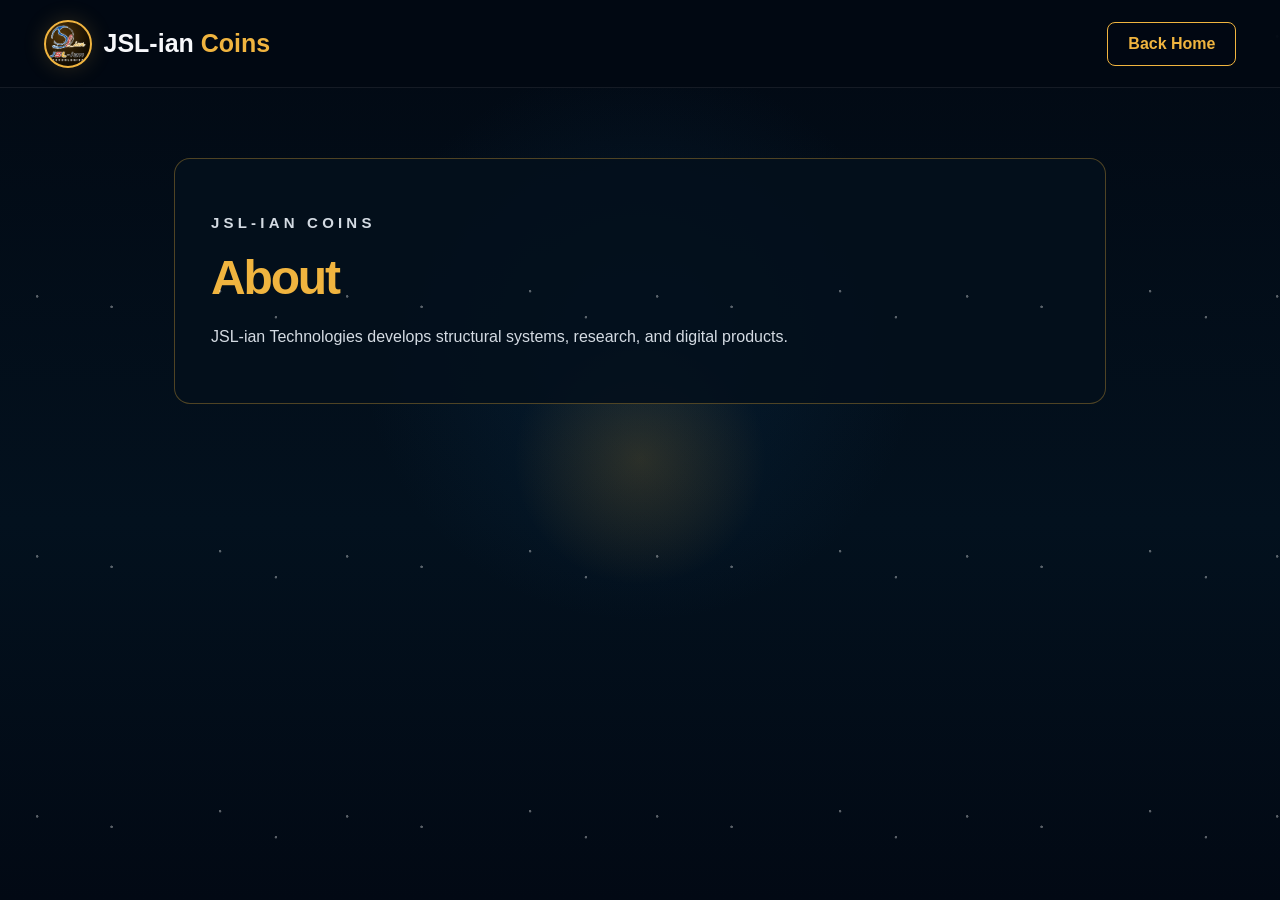
<file: about.html>
<!doctype html><html lang="en"><head><meta charset="utf-8"><meta name="viewport" content="width=device-width,initial-scale=1"><title>About | JSL-ian Coins</title><link rel="icon" href="logo.png"><link rel="stylesheet" href="styles.css"></head><body><header class="site-header"><a class="brand" href="index.html"><span class="brand-coin"><img src="logo.png" alt=""></span><span>JSL-ian <strong>Coins</strong></span></a><a class="btn btn-ghost btn-small" style="margin-left:auto" href="index.html">Back Home</a></header><main class="page-shell"><section class="page-card"><p class="eyebrow">JSL-IAN COINS</p><h1>About</h1><p>JSL-ian Technologies develops structural systems, research, and digital products.</p></section></main><script src="app.js"></script></body></html>
</file>
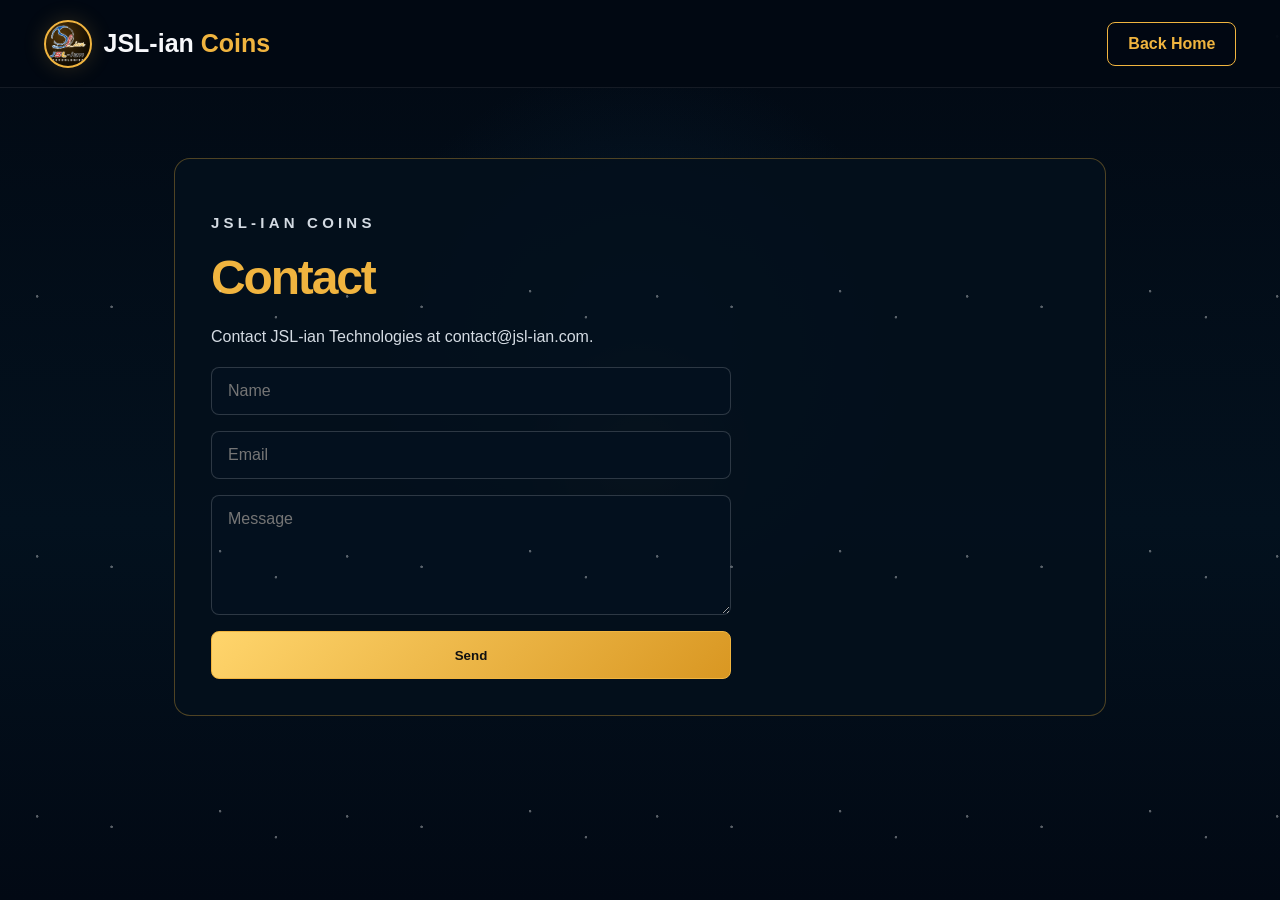
<file: contact.html>
<!doctype html><html lang="en"><head><meta charset="utf-8"><meta name="viewport" content="width=device-width,initial-scale=1"><title>Contact | JSL-ian Coins</title><link rel="icon" href="logo.png"><link rel="stylesheet" href="styles.css"></head><body><header class="site-header"><a class="brand" href="index.html"><span class="brand-coin"><img src="logo.png" alt=""></span><span>JSL-ian <strong>Coins</strong></span></a><a class="btn btn-ghost btn-small" style="margin-left:auto" href="index.html">Back Home</a></header><main class="page-shell"><section class="page-card"><p class="eyebrow">JSL-IAN COINS</p><h1>Contact</h1><p>Contact JSL-ian Technologies at contact@jsl-ian.com.</p><form class="form-grid"><input placeholder="Name"><input type="email" placeholder="Email"><textarea rows="5" placeholder="Message"></textarea><button class="btn btn-gold" type="button">Send</button></form></section></main><script src="app.js"></script></body></html>
</file>
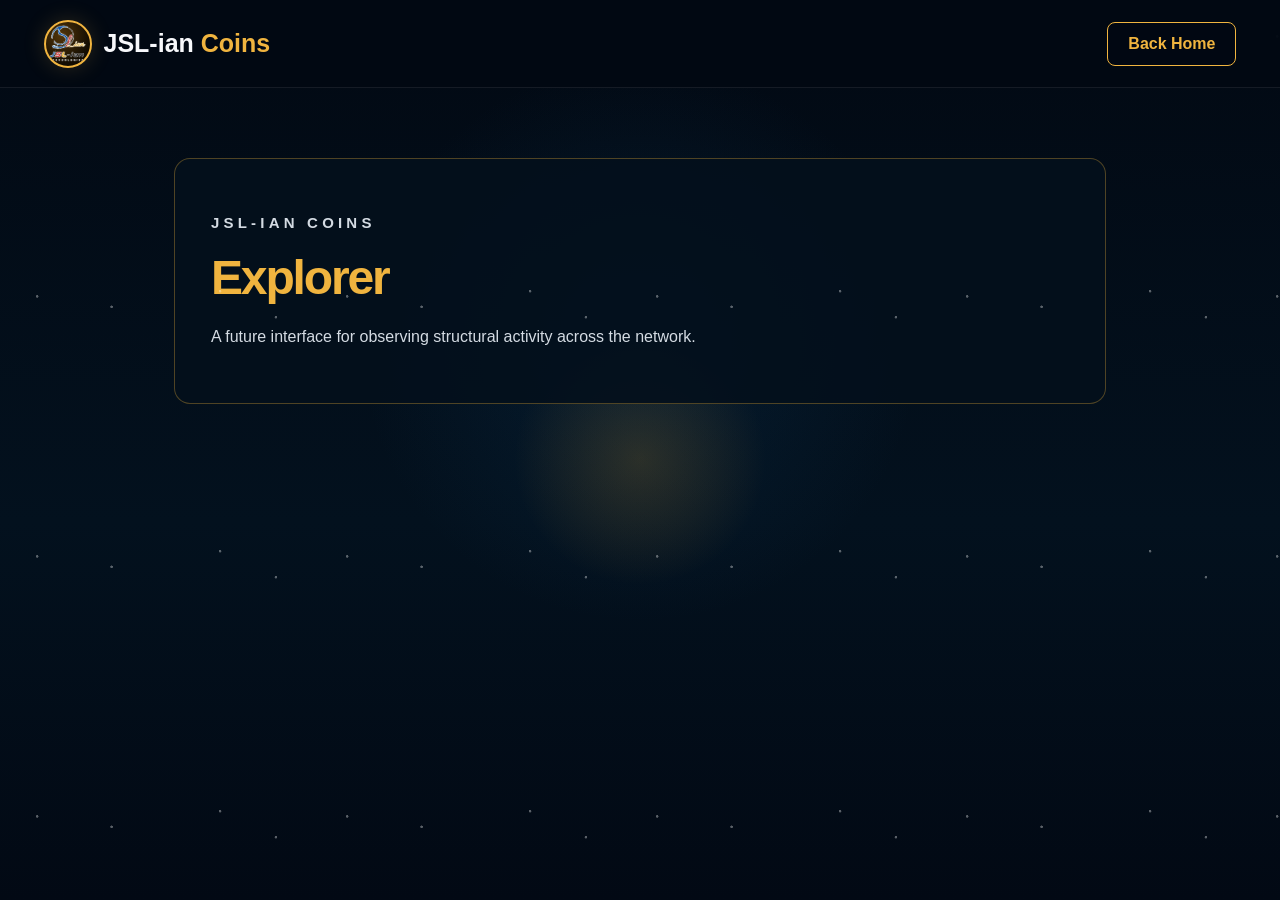
<file: explorer.html>
<!doctype html><html lang="en"><head><meta charset="utf-8"><meta name="viewport" content="width=device-width,initial-scale=1"><title>Explorer | JSL-ian Coins</title><link rel="icon" href="logo.png"><link rel="stylesheet" href="styles.css"></head><body><header class="site-header"><a class="brand" href="index.html"><span class="brand-coin"><img src="logo.png" alt=""></span><span>JSL-ian <strong>Coins</strong></span></a><a class="btn btn-ghost btn-small" style="margin-left:auto" href="index.html">Back Home</a></header><main class="page-shell"><section class="page-card"><p class="eyebrow">JSL-IAN COINS</p><h1>Explorer</h1><p>A future interface for observing structural activity across the network.</p></section></main><script src="app.js"></script></body></html>
</file>
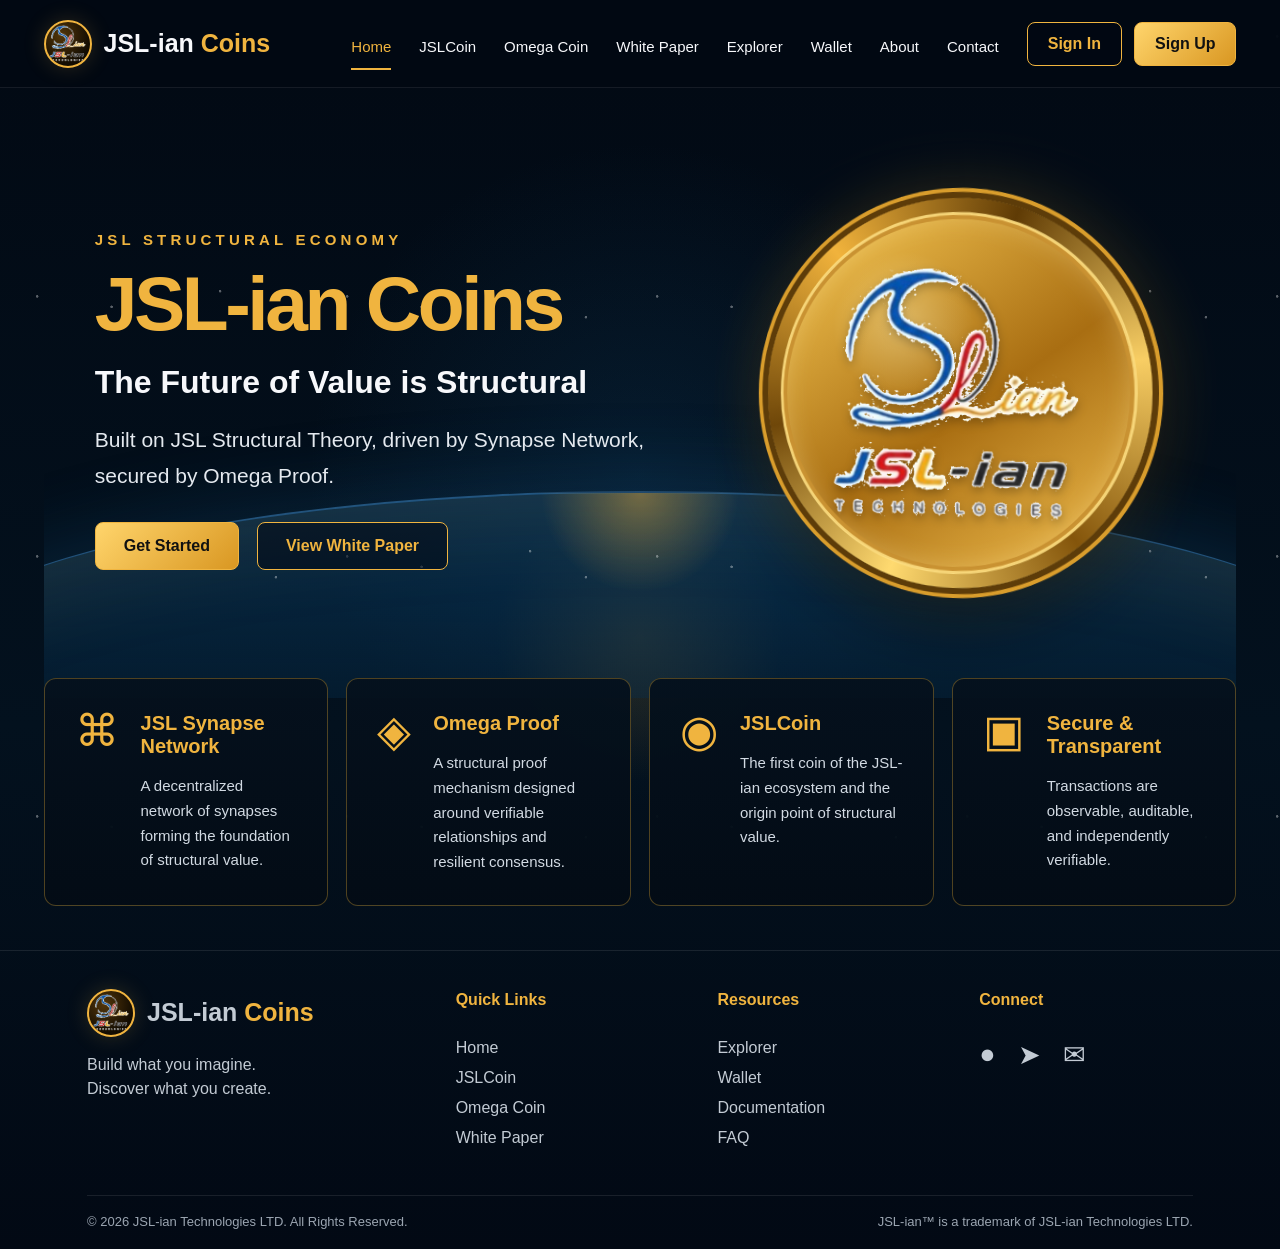
<file: index1.html>
<!doctype html><html lang="en"><head><meta charset="utf-8"><meta name="viewport" content="width=device-width,initial-scale=1"><meta name="theme-color" content="#03101f"><title>JSL-ian Coins</title><link rel="icon" href="logo.png"><link rel="stylesheet" href="styles.css"></head><body>
<header class="site-header"><a class="brand" href="index.html"><span class="brand-coin"><img src="logo.png" alt=""></span><span>JSL-ian <strong>Coins</strong></span></a><button class="menu-toggle" aria-label="Open menu">☰</button><nav class="desktop-nav"><a class="active" href="index.html">Home</a><a href="jslcoin.html">JSLCoin</a><a href="omega.html">Omega Coin</a><a href="whitepaper.html">White Paper</a><a href="explorer.html">Explorer</a><a href="wallet.html">Wallet</a><a href="about.html">About</a><a href="contact.html">Contact</a></nav><div class="auth-actions"><a class="btn btn-ghost btn-small" href="signin.html">Sign In</a><a class="btn btn-gold btn-small" href="signup.html">Sign Up</a></div></header>
<aside class="mobile-menu" aria-hidden="true"><div class="mobile-menu-head"><a class="brand" href="index.html"><span class="brand-coin"><img src="logo.png" alt=""></span><span>JSL-ian <strong>Coins</strong></span></a><button class="menu-close" aria-label="Close menu">×</button></div><nav><a class="active" href="index.html">Home</a><a href="jslcoin.html">JSLCoin <span>›</span></a><a href="omega.html">Omega Coin <span>›</span></a><a href="whitepaper.html">White Paper <span>›</span></a><a href="explorer.html">Explorer <span>›</span></a><a href="wallet.html">Wallet <span>›</span></a><a href="about.html">About <span>›</span></a><a href="contact.html">Contact <span>›</span></a></nav><div class="mobile-auth"><a class="btn btn-ghost" href="signin.html">Sign In</a><a class="btn btn-gold" href="signup.html">Sign Up</a></div></aside><div class="menu-backdrop"></div>
<main><section class="hero"><div class="hero-copy"><p class="eyebrow">JSL STRUCTURAL ECONOMY</p><h1>JSL-ian Coins</h1><h2>The Future of Value is Structural</h2><p class="hero-text">Built on JSL Structural Theory, driven by Synapse Network, secured by Omega Proof.</p><div class="hero-actions"><a class="btn btn-gold" href="signup.html">Get Started</a><a class="btn btn-ghost" href="whitepaper.html">View White Paper</a></div></div><div class="hero-visual"><div class="coin"><div class="coin-inner"><img src="logo.png" alt="JSL-ian Technologies logo"></div></div></div></section>
<section class="feature-grid"><article class="feature-card"><div class="feature-icon">⌘</div><div><h3>JSL Synapse Network</h3><p>A decentralized network of synapses forming the foundation of structural value.</p></div></article><article class="feature-card"><div class="feature-icon">◈</div><div><h3>Omega Proof</h3><p>A structural proof mechanism designed around verifiable relationships and resilient consensus.</p></div></article><article class="feature-card"><div class="feature-icon">◉</div><div><h3>JSLCoin</h3><p>The first coin of the JSL-ian ecosystem and the origin point of structural value.</p></div></article><article class="feature-card"><div class="feature-icon">▣</div><div><h3>Secure &amp; Transparent</h3><p>Transactions are observable, auditable, and independently verifiable.</p></div></article></section></main>
<footer class="site-footer"><div class="footer-brand"><a class="brand" href="index.html"><span class="brand-coin"><img src="logo.png" alt=""></span><span>JSL-ian <strong>Coins</strong></span></a><p>Build what you imagine.<br>Discover what you create.</p></div><div><h4>Quick Links</h4><a href="index.html">Home</a><a href="jslcoin.html">JSLCoin</a><a href="omega.html">Omega Coin</a><a href="whitepaper.html">White Paper</a></div><div><h4>Resources</h4><a href="explorer.html">Explorer</a><a href="wallet.html">Wallet</a><a href="whitepaper.html">Documentation</a><a href="about.html">FAQ</a></div><div><h4>Connect</h4><div class="socials"><a href="contact.html">●</a><a href="contact.html">➤</a><a href="mailto:contact@jsl-ian.com">✉</a></div></div><div class="footer-bottom"><span>© 2026 JSL-ian Technologies LTD. All Rights Reserved.</span><span>JSL-ian™ is a trademark of JSL-ian Technologies LTD.</span></div></footer><script src="app.js"></script></body></html>
</file>
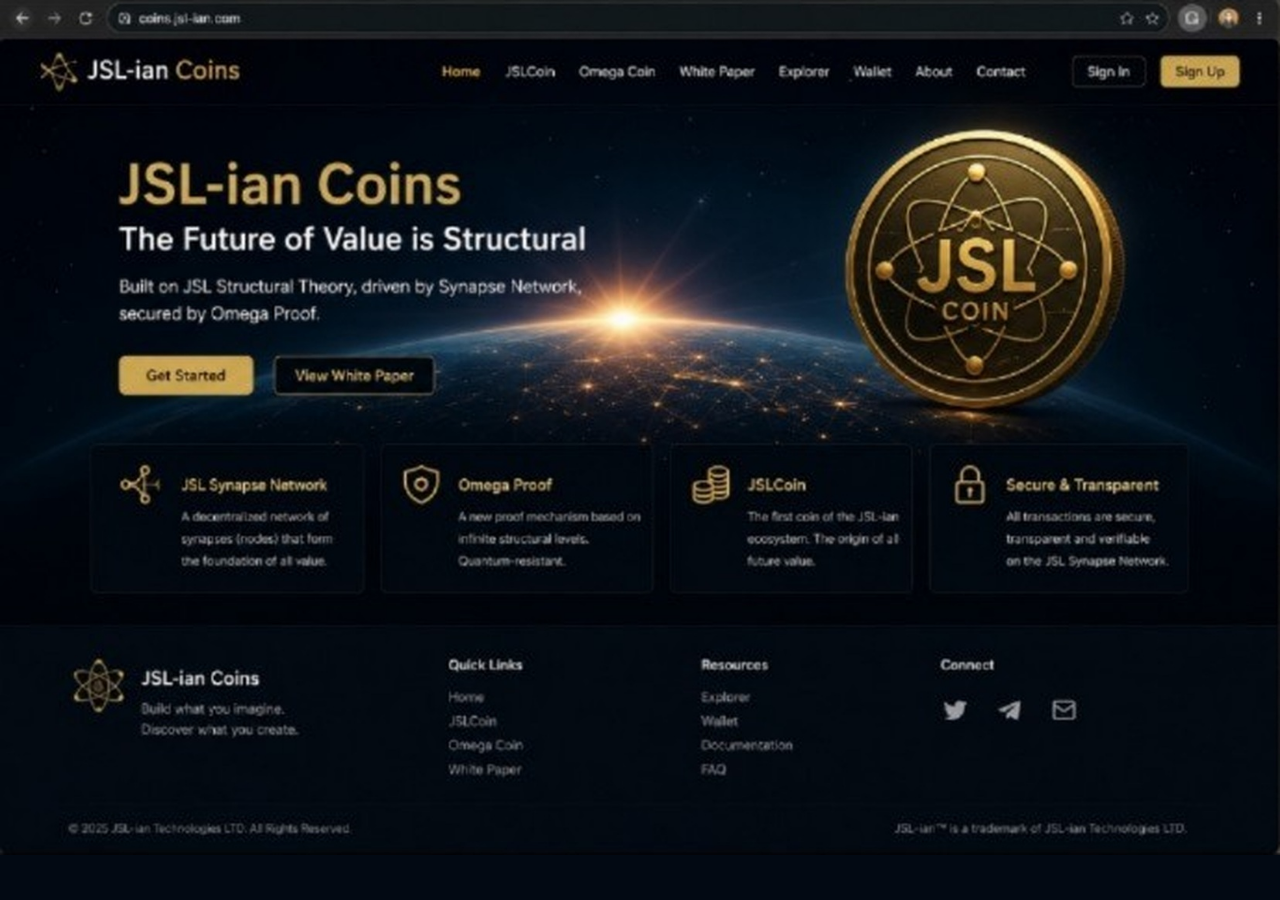
<file: index2.html>
<!doctype html>
<html lang="en">
<head>
<meta charset="utf-8">
<meta name="viewport" content="width=device-width,initial-scale=1,viewport-fit=cover">
<title>JSL-ian Coins</title>
<meta name="description" content="JSL-ian Coins — The Future of Value is Structural.">
<style>
*{box-sizing:border-box}
html,body{margin:0;min-height:100%;background:#020913}
body{font-family:Arial,Helvetica,sans-serif}
.page{position:relative;width:100%;max-width:1440px;margin:0 auto;background:#020913}
.page-image{width:100%;height:auto;display:block;user-select:none;-webkit-user-drag:none}
.coin-home-link{
  position:absolute;
  left:65.3%;
  top:15%;
  width:24.2%;
  height:33.5%;
  z-index:5;
  border-radius:50%;
  cursor:pointer;
}
.coin-home-link:focus{outline:2px solid #f2bd4c;outline-offset:4px}
</style>
</head>
<body>
<main class="page">
  <img class="page-image" src="[data-uri]" alt="JSL-ian Coins homepage">
  <a class="coin-home-link" href="https://www.jsl-ian.com"
     aria-label="Open JSL-ian Technologies homepage"></a>
</main>
</body>
</html>
</file>
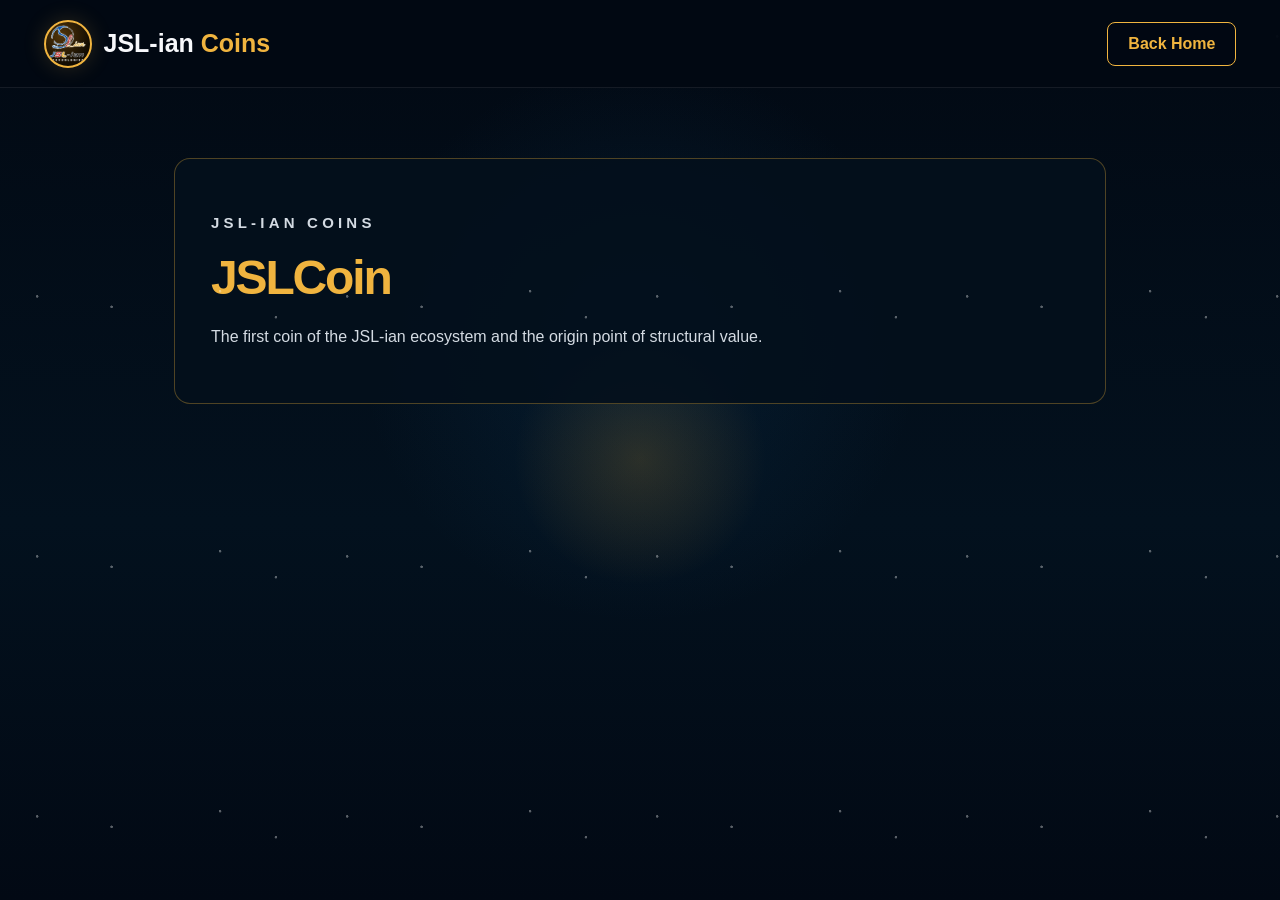
<file: jslcoin.html>
<!doctype html><html lang="en"><head><meta charset="utf-8"><meta name="viewport" content="width=device-width,initial-scale=1"><title>JSLCoin | JSL-ian Coins</title><link rel="icon" href="logo.png"><link rel="stylesheet" href="styles.css"></head><body><header class="site-header"><a class="brand" href="index.html"><span class="brand-coin"><img src="logo.png" alt=""></span><span>JSL-ian <strong>Coins</strong></span></a><a class="btn btn-ghost btn-small" style="margin-left:auto" href="index.html">Back Home</a></header><main class="page-shell"><section class="page-card"><p class="eyebrow">JSL-IAN COINS</p><h1>JSLCoin</h1><p>The first coin of the JSL-ian ecosystem and the origin point of structural value.</p></section></main><script src="app.js"></script></body></html>
</file>
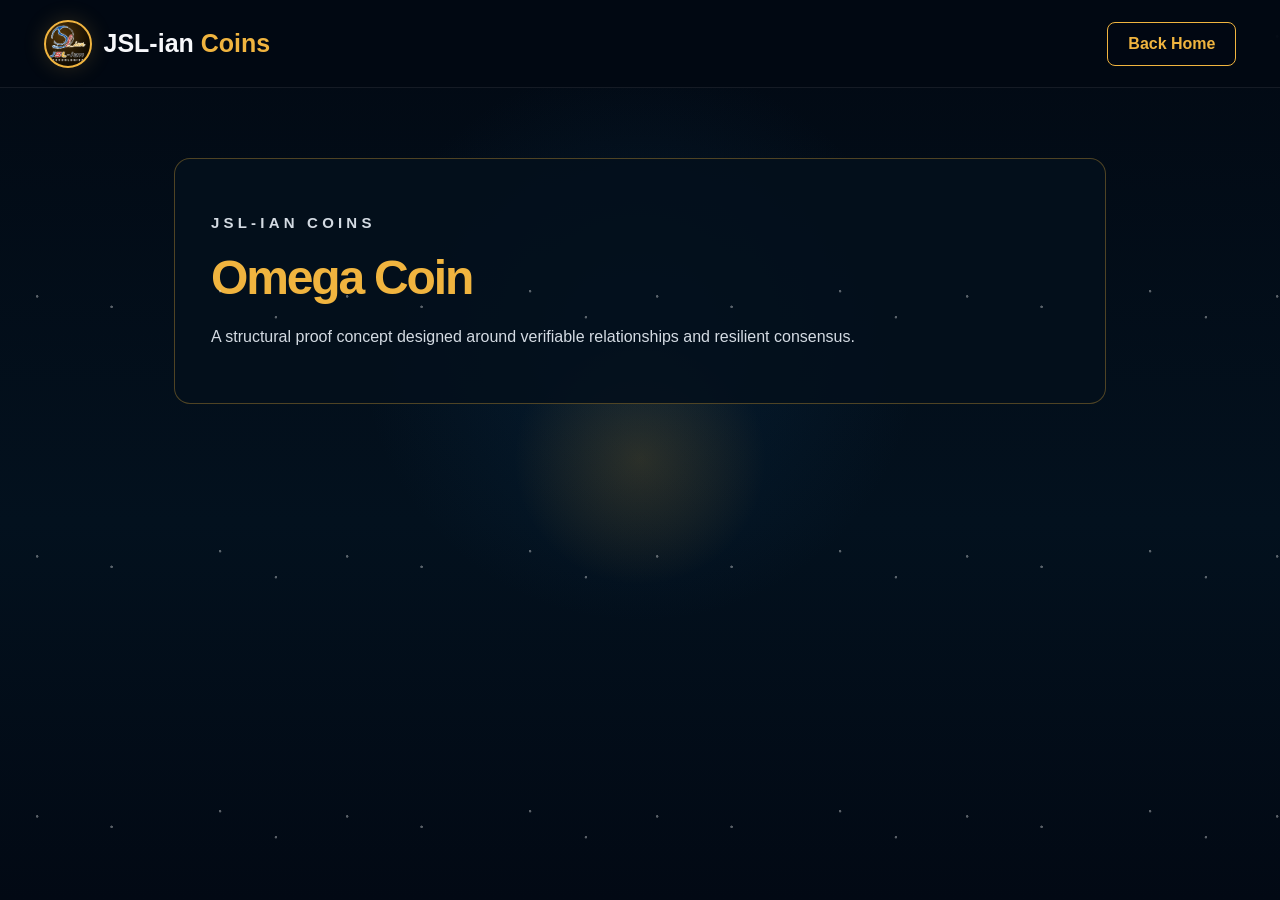
<file: omega.html>
<!doctype html><html lang="en"><head><meta charset="utf-8"><meta name="viewport" content="width=device-width,initial-scale=1"><title>Omega Coin | JSL-ian Coins</title><link rel="icon" href="logo.png"><link rel="stylesheet" href="styles.css"></head><body><header class="site-header"><a class="brand" href="index.html"><span class="brand-coin"><img src="logo.png" alt=""></span><span>JSL-ian <strong>Coins</strong></span></a><a class="btn btn-ghost btn-small" style="margin-left:auto" href="index.html">Back Home</a></header><main class="page-shell"><section class="page-card"><p class="eyebrow">JSL-IAN COINS</p><h1>Omega Coin</h1><p>A structural proof concept designed around verifiable relationships and resilient consensus.</p></section></main><script src="app.js"></script></body></html>
</file>
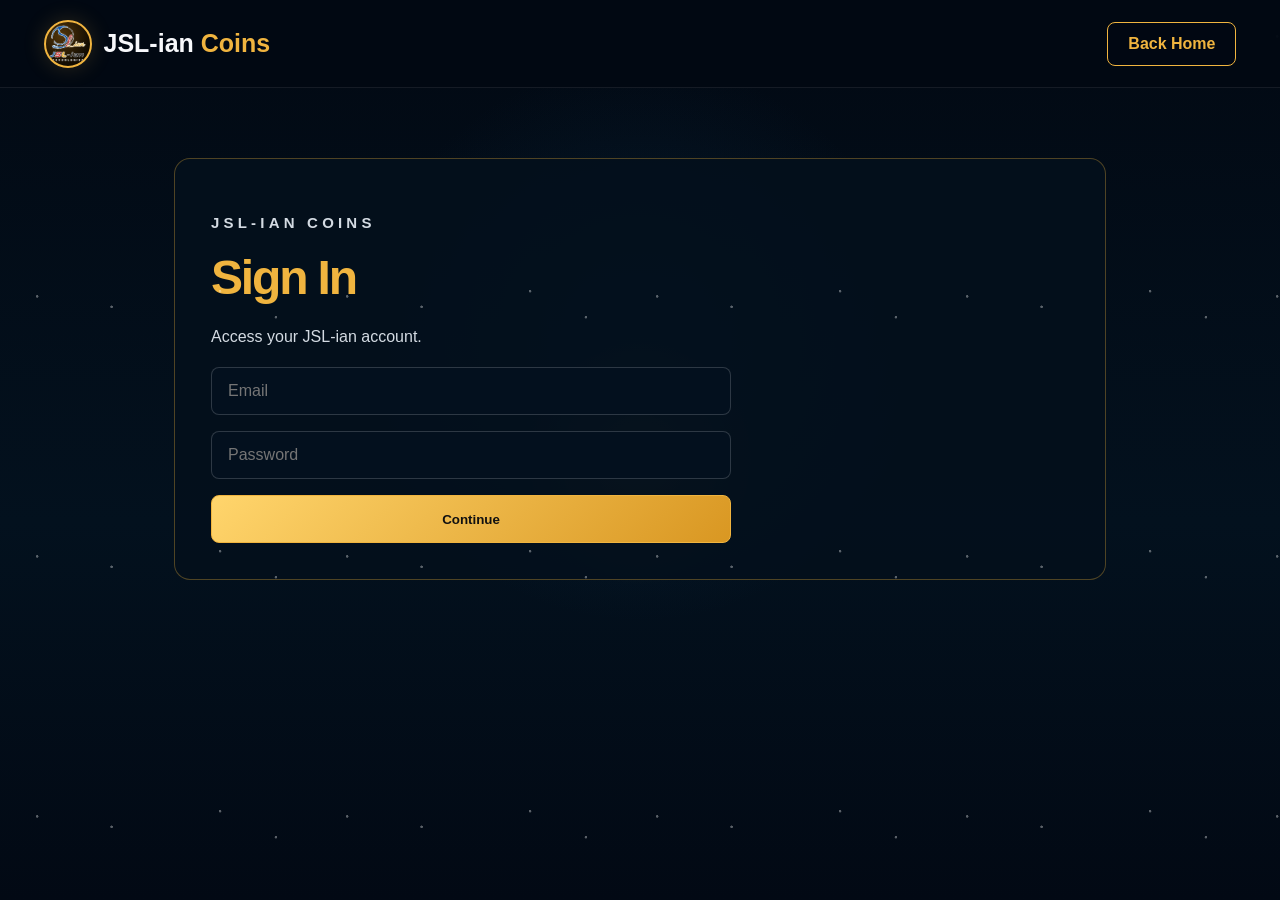
<file: signin.html>
<!doctype html><html lang="en"><head><meta charset="utf-8"><meta name="viewport" content="width=device-width,initial-scale=1"><title>Sign In | JSL-ian Coins</title><link rel="icon" href="logo.png"><link rel="stylesheet" href="styles.css"></head><body><header class="site-header"><a class="brand" href="index.html"><span class="brand-coin"><img src="logo.png" alt=""></span><span>JSL-ian <strong>Coins</strong></span></a><a class="btn btn-ghost btn-small" style="margin-left:auto" href="index.html">Back Home</a></header><main class="page-shell"><section class="page-card"><p class="eyebrow">JSL-IAN COINS</p><h1>Sign In</h1><p>Access your JSL-ian account.</p><form class="form-grid"><input type="email" placeholder="Email"><input type="password" placeholder="Password"><button class="btn btn-gold" type="button">Continue</button></form></section></main><script src="app.js"></script></body></html>
</file>
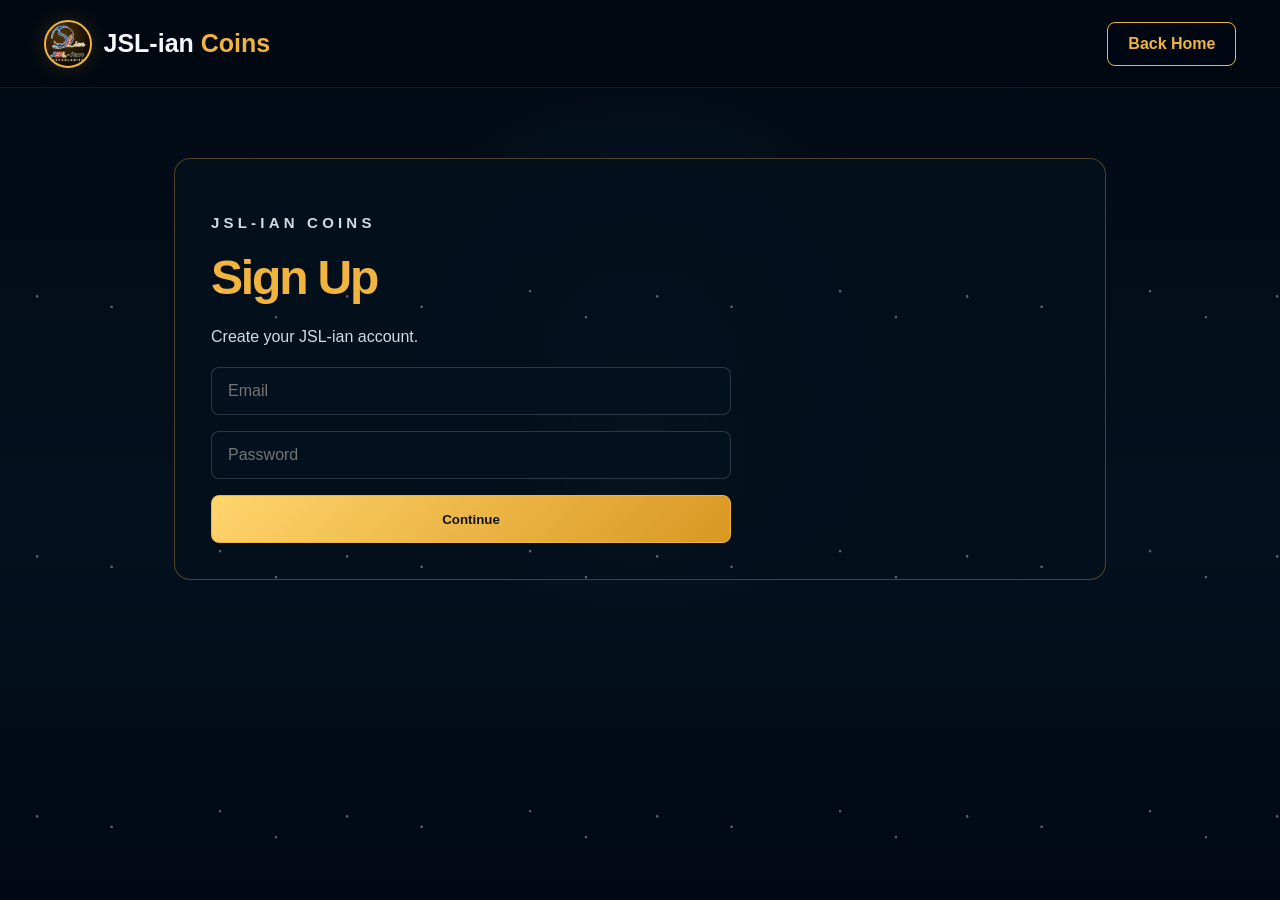
<file: signup.html>
<!doctype html><html lang="en"><head><meta charset="utf-8"><meta name="viewport" content="width=device-width,initial-scale=1"><title>Sign Up | JSL-ian Coins</title><link rel="icon" href="logo.png"><link rel="stylesheet" href="styles.css"></head><body><header class="site-header"><a class="brand" href="index.html"><span class="brand-coin"><img src="logo.png" alt=""></span><span>JSL-ian <strong>Coins</strong></span></a><a class="btn btn-ghost btn-small" style="margin-left:auto" href="index.html">Back Home</a></header><main class="page-shell"><section class="page-card"><p class="eyebrow">JSL-IAN COINS</p><h1>Sign Up</h1><p>Create your JSL-ian account.</p><form class="form-grid"><input type="email" placeholder="Email"><input type="password" placeholder="Password"><button class="btn btn-gold" type="button">Continue</button></form></section></main><script src="app.js"></script></body></html>
</file>
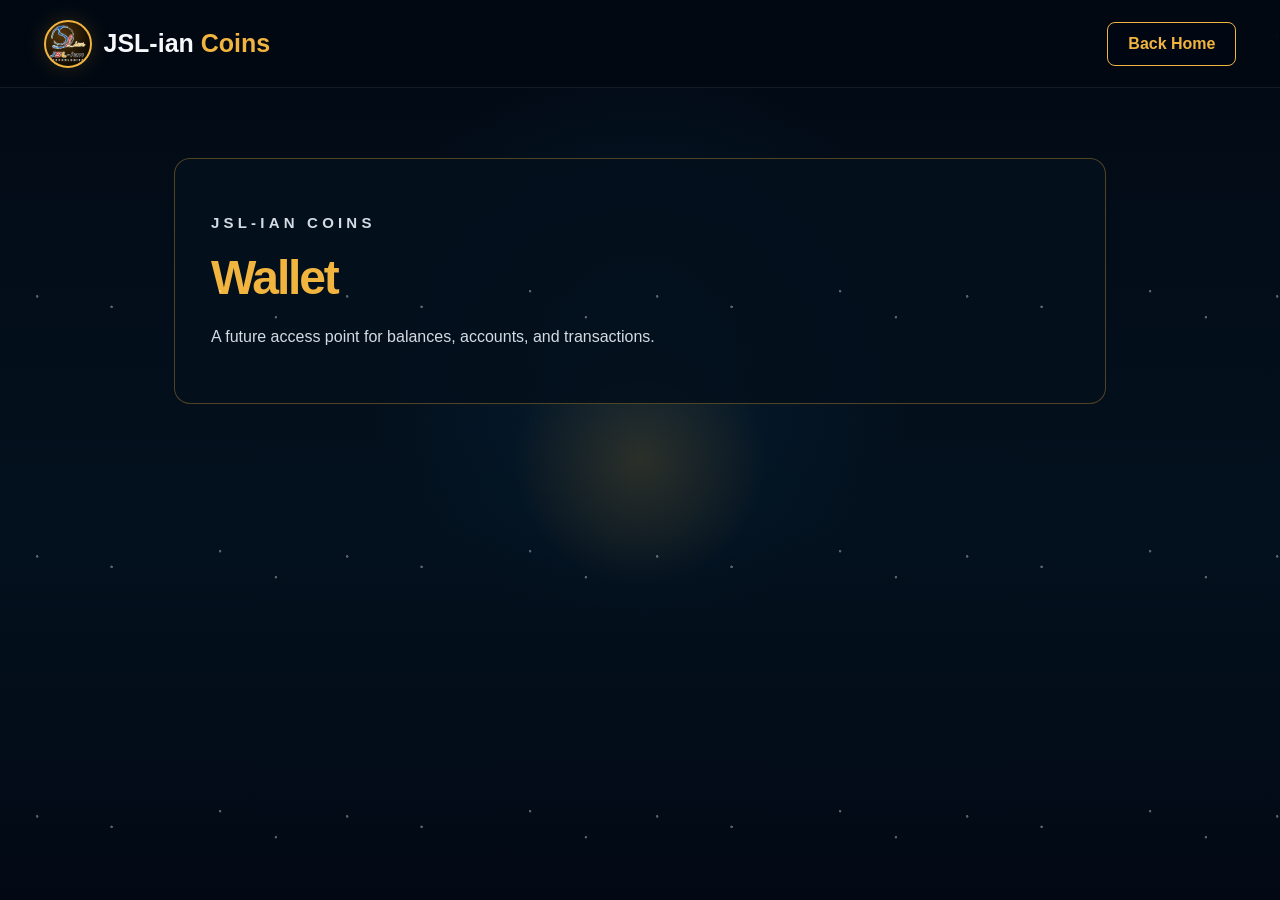
<file: wallet.html>
<!doctype html><html lang="en"><head><meta charset="utf-8"><meta name="viewport" content="width=device-width,initial-scale=1"><title>Wallet | JSL-ian Coins</title><link rel="icon" href="logo.png"><link rel="stylesheet" href="styles.css"></head><body><header class="site-header"><a class="brand" href="index.html"><span class="brand-coin"><img src="logo.png" alt=""></span><span>JSL-ian <strong>Coins</strong></span></a><a class="btn btn-ghost btn-small" style="margin-left:auto" href="index.html">Back Home</a></header><main class="page-shell"><section class="page-card"><p class="eyebrow">JSL-IAN COINS</p><h1>Wallet</h1><p>A future access point for balances, accounts, and transactions.</p></section></main><script src="app.js"></script></body></html>
</file>
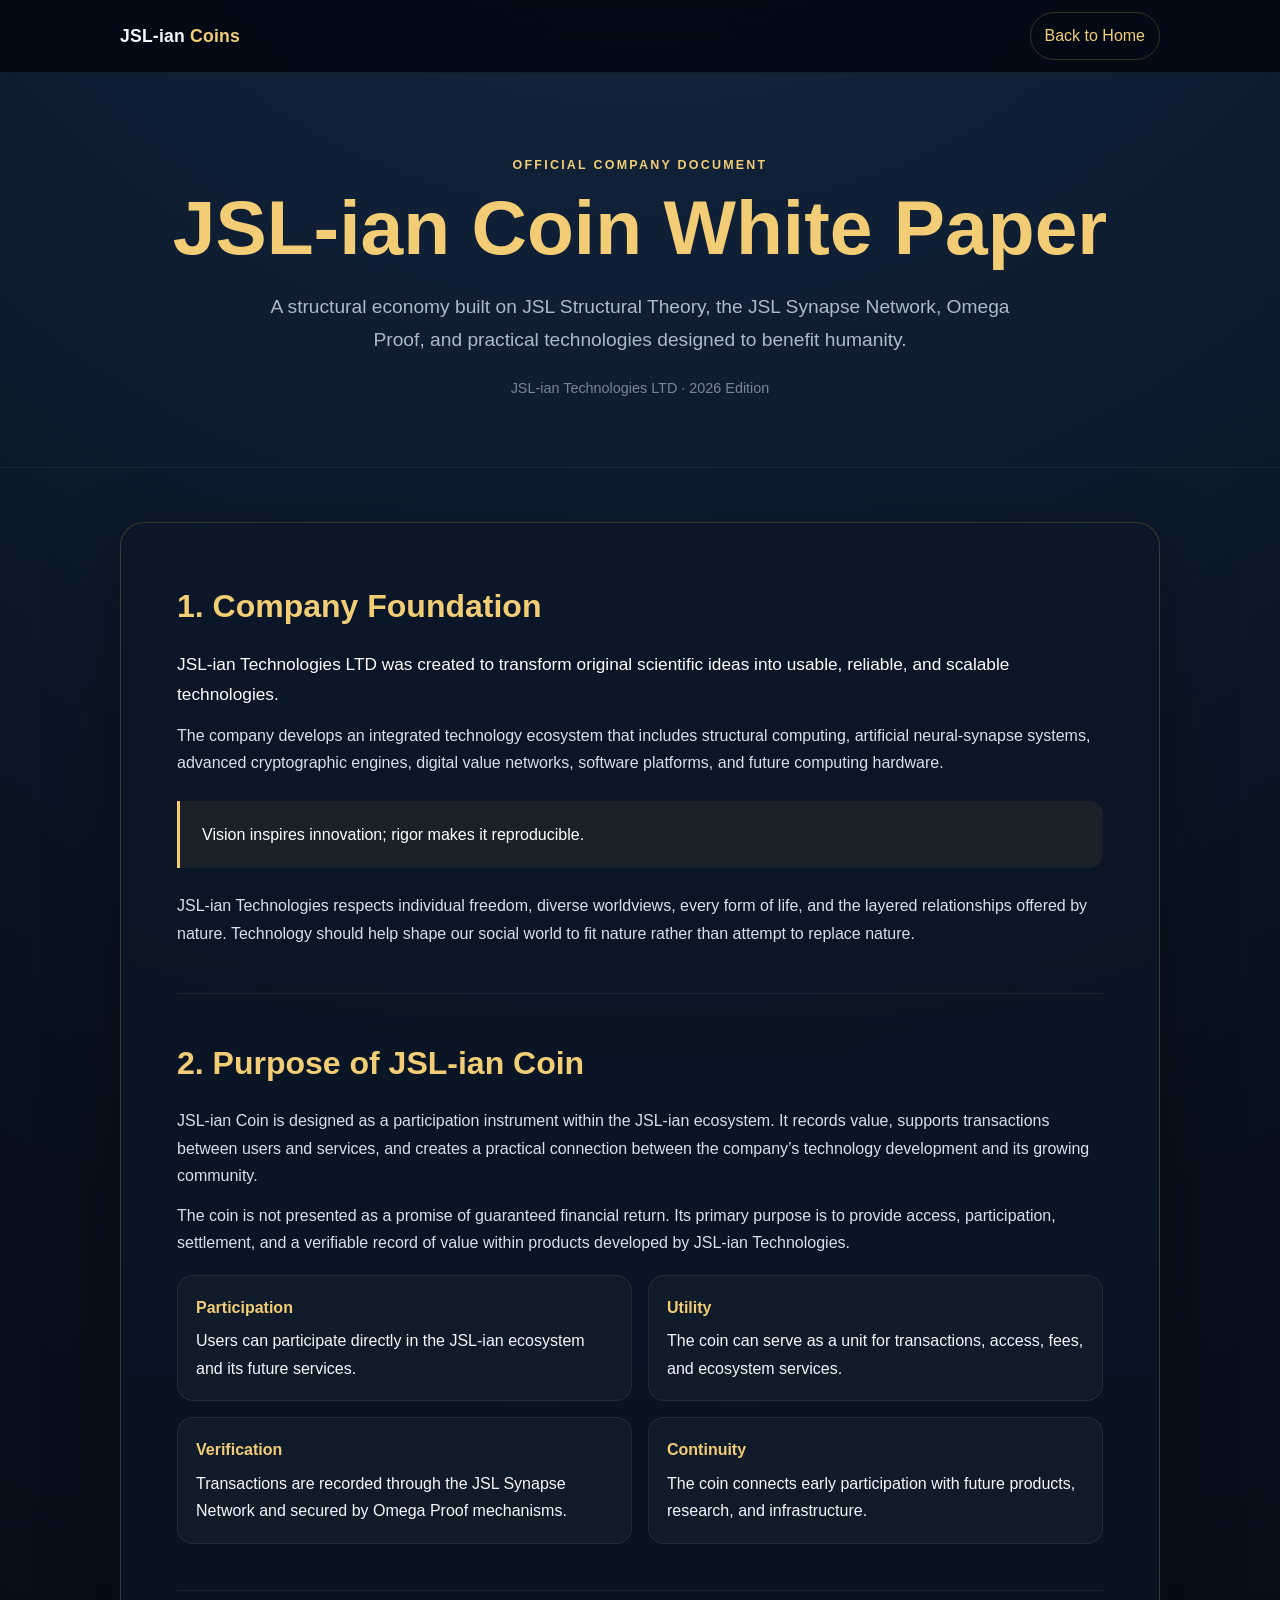
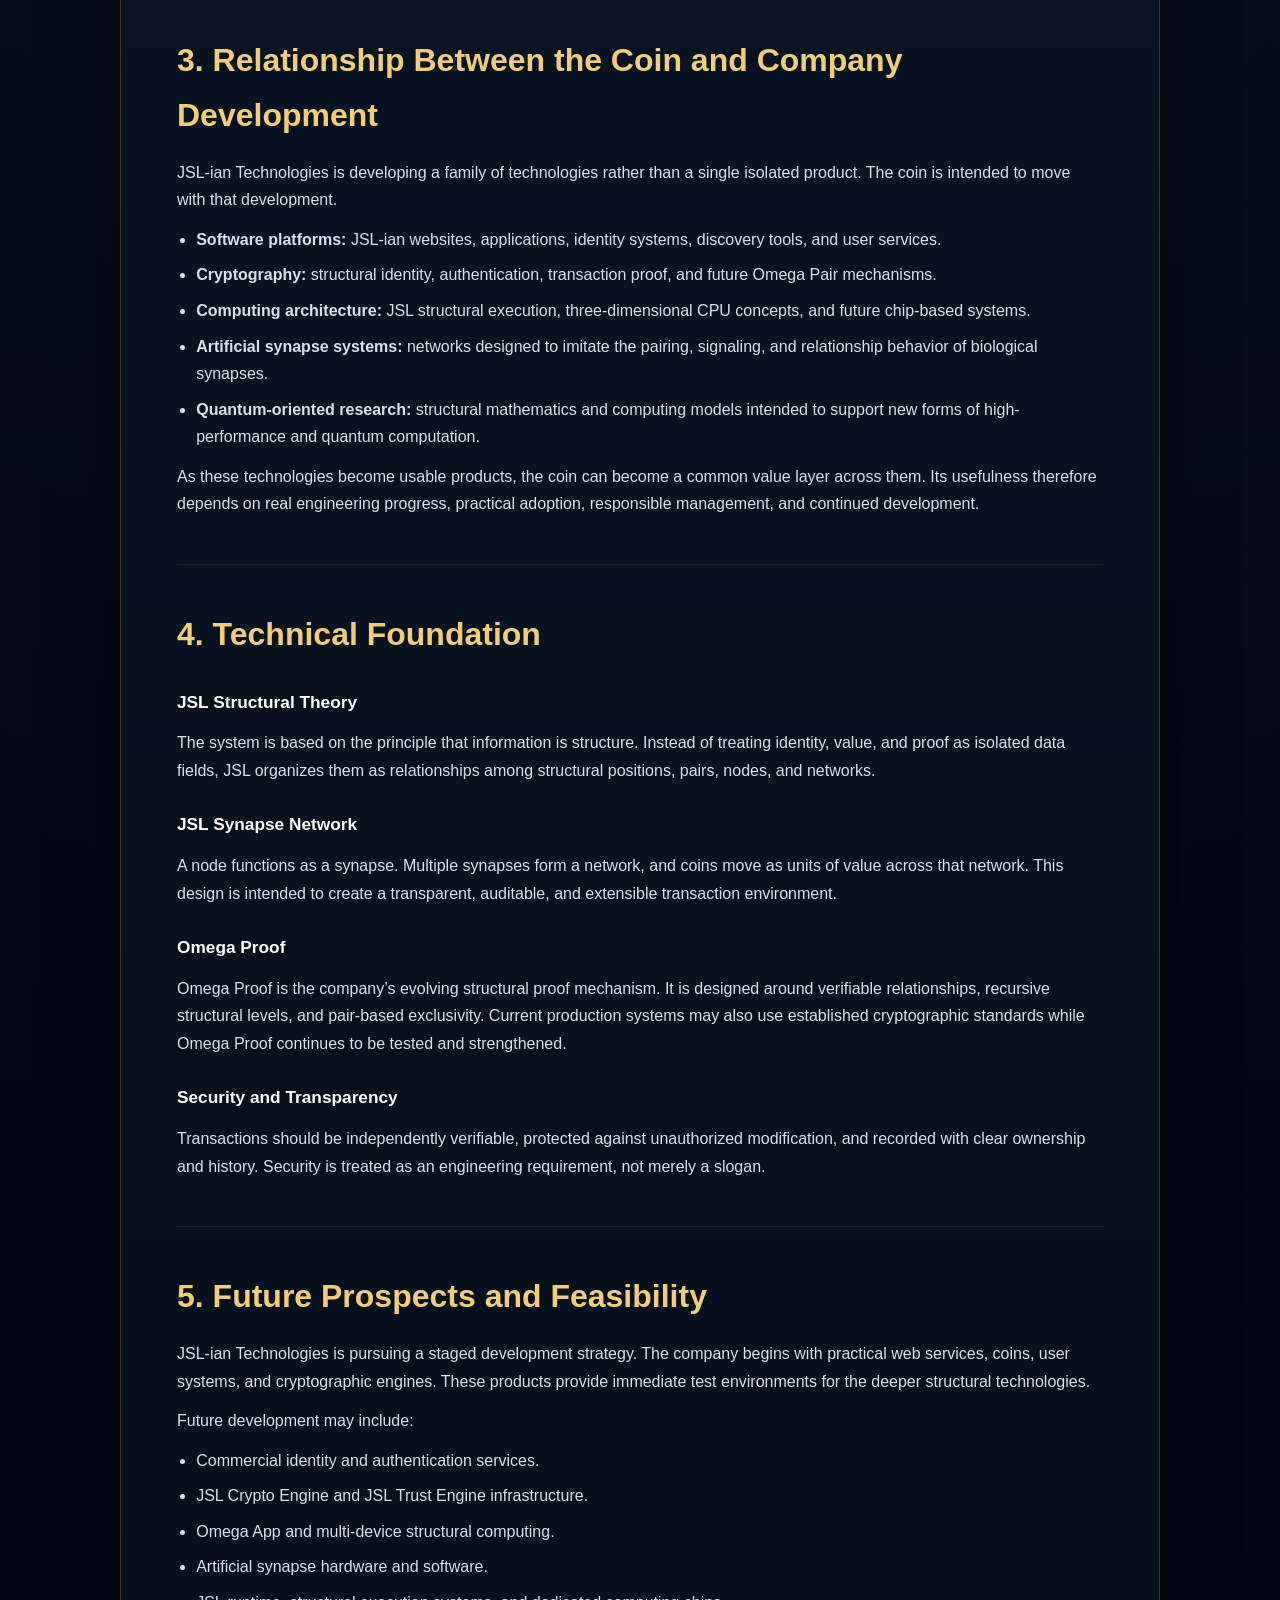
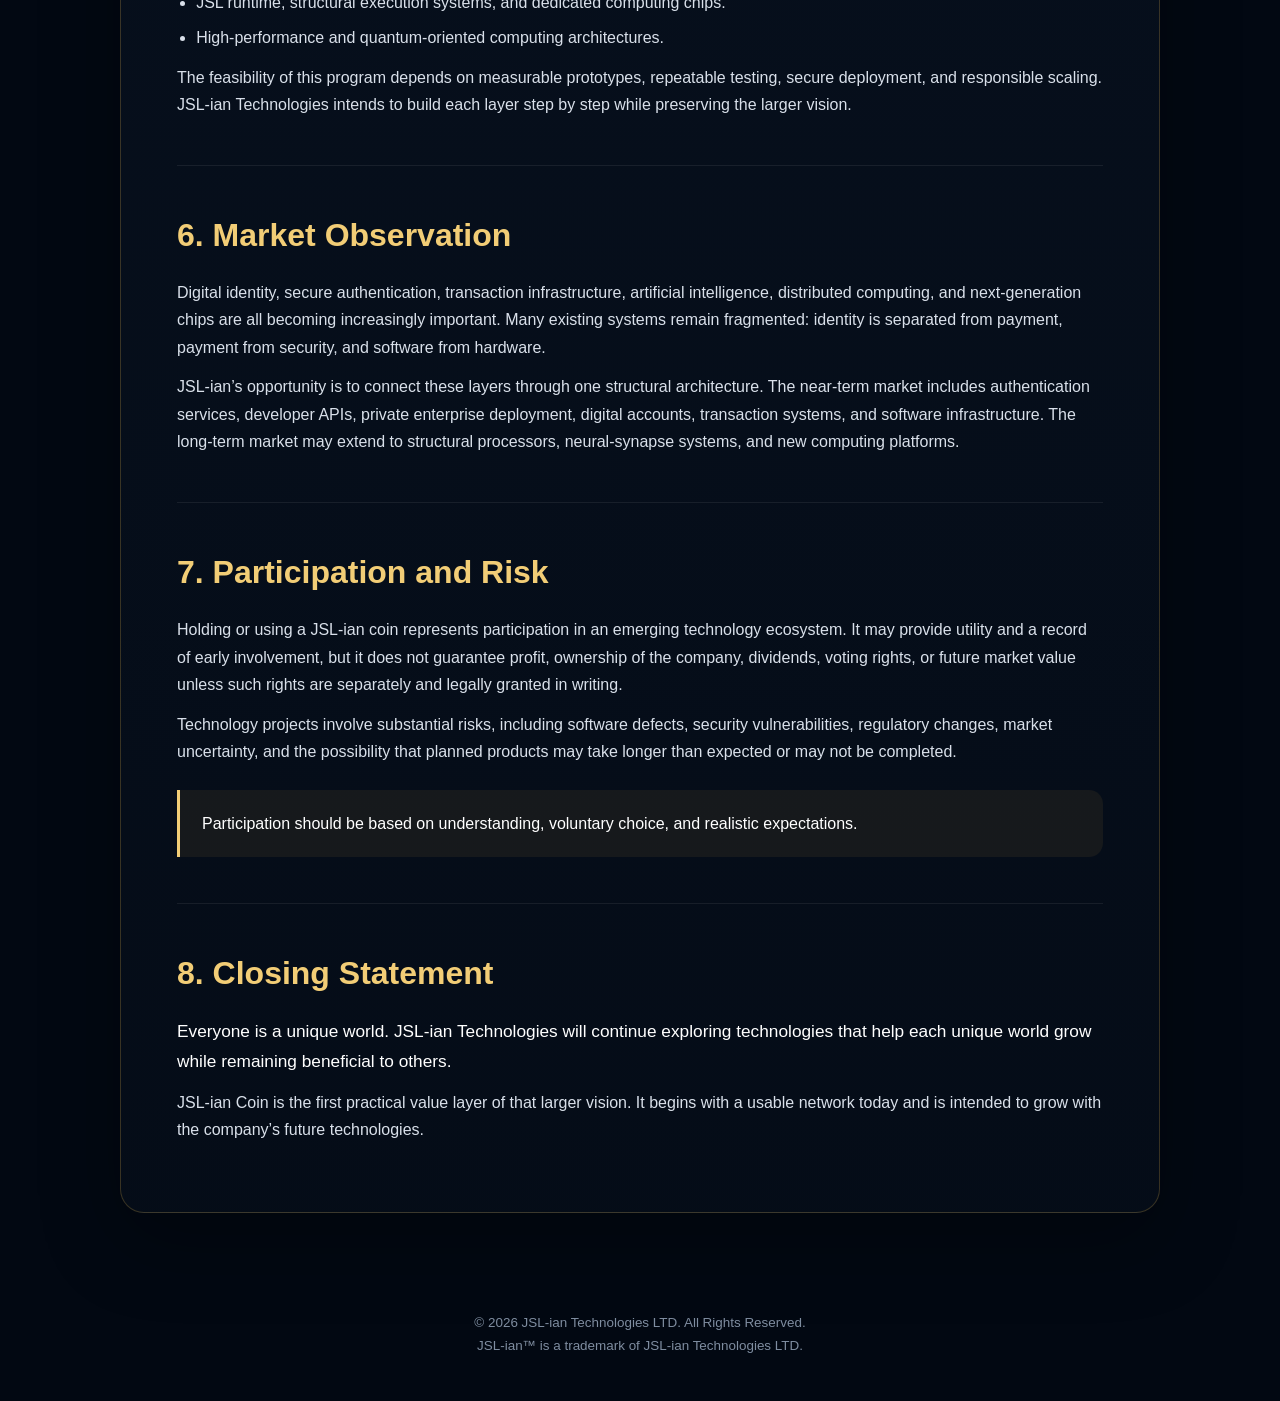
<file: whitepaper.html>
<!doctype html>
<html lang="en">
<head>
<meta charset="utf-8">
<meta name="viewport" content="width=device-width,initial-scale=1,viewport-fit=cover">
<title>JSL-ian Coin White Paper</title>
<meta name="description" content="JSL-ian Coin White Paper — structural value, Omega Proof, and the JSL Synapse Network.">
<style>
:root{
  --bg:#020812;--panel:#07111f;--panel2:#0b1728;--text:#f4f7fb;--muted:#aeb9c8;
  --gold:#d9aa49;--gold2:#f2cd76;--line:rgba(217,170,73,.24);--max:1040px;
}
*{box-sizing:border-box}
html{scroll-behavior:smooth}
body{margin:0;background:radial-gradient(circle at 50% -10%,#152a47 0,#07101c 34%,#020812 72%);color:var(--text);font-family:-apple-system,BlinkMacSystemFont,"Segoe UI",Roboto,Arial,sans-serif;line-height:1.72}
a{color:inherit;text-decoration:none}
.shell{width:min(var(--max),calc(100% - 36px));margin:auto}
header{position:sticky;top:0;z-index:20;background:rgba(2,8,18,.86);backdrop-filter:blur(14px);border-bottom:1px solid rgba(255,255,255,.07)}
.nav{min-height:72px;display:flex;align-items:center;justify-content:space-between;gap:20px}
.brand{font-weight:800;letter-spacing:.2px;font-size:1.1rem}.brand span{color:var(--gold2)}
.back{border:1px solid var(--line);padding:9px 14px;border-radius:999px;color:var(--gold2)}
.hero{padding:82px 0 54px;text-align:center;border-bottom:1px solid rgba(255,255,255,.06)}
.eyebrow{margin:0 0 12px;color:var(--gold2);font-size:.78rem;font-weight:800;letter-spacing:.18em;text-transform:uppercase}
h1{font-size:clamp(2.4rem,6vw,4.8rem);line-height:1.04;margin:0;color:var(--gold2)}
.subtitle{max-width:760px;margin:22px auto 0;color:var(--muted);font-size:clamp(1rem,2.3vw,1.2rem)}
.meta{margin-top:20px;color:#78869a;font-size:.9rem}
main{padding:54px 0 72px}
.paper{background:linear-gradient(180deg,rgba(11,23,40,.88),rgba(5,13,24,.94));border:1px solid var(--line);border-radius:24px;padding:clamp(24px,5vw,56px);box-shadow:0 28px 80px rgba(0,0,0,.3)}
section+section{margin-top:46px;padding-top:42px;border-top:1px solid rgba(255,255,255,.07)}
h2{margin:0 0 16px;color:var(--gold2);font-size:clamp(1.45rem,3vw,2rem)}
h3{margin:26px 0 8px;color:#fff;font-size:1.08rem}
p{margin:12px 0;color:#d9e0ea}
.lead{font-size:1.08rem;color:#fff}
.grid{display:grid;grid-template-columns:repeat(2,minmax(0,1fr));gap:16px;margin-top:18px}
.card{background:rgba(255,255,255,.035);border:1px solid rgba(255,255,255,.08);border-radius:16px;padding:18px}
.card strong{display:block;color:var(--gold2);margin-bottom:6px}
.callout{margin:24px 0;padding:20px 22px;border-left:3px solid var(--gold2);background:rgba(217,170,73,.08);border-radius:0 14px 14px 0;color:#fff}
ul{margin:12px 0 0 1.2rem;padding:0;color:#d9e0ea}li+li{margin-top:8px}
footer{padding:26px 0 44px;text-align:center;color:#7f8da0;font-size:.84rem}
@media(max-width:720px){.grid{grid-template-columns:1fr}.hero{padding-top:58px}.nav{min-height:64px}.paper{border-radius:18px}}
@media print{header{position:static}.back{display:none}body{background:#fff;color:#111}.paper{box-shadow:none;border:1px solid #ccc;background:#fff}p,ul{color:#222}h1,h2,.eyebrow,.card strong{color:#8a5b00}.subtitle,.meta,footer{color:#555}.card{border:1px solid #ddd}.callout{background:#faf4e6;color:#111}}
</style>
</head>
<body>
<header>
  <div class="shell nav">
    <a class="brand" href="index.html">JSL-ian <span>Coins</span></a>
    <a class="back" href="index.html">Back to Home</a>
  </div>
</header>

<section class="hero">
  <div class="shell">
    <p class="eyebrow">Official Company Document</p>
    <h1>JSL-ian Coin White Paper</h1>
    <p class="subtitle">A structural economy built on JSL Structural Theory, the JSL Synapse Network, Omega Proof, and practical technologies designed to benefit humanity.</p>
    <p class="meta">JSL-ian Technologies LTD · 2026 Edition</p>
  </div>
</section>

<main>
  <div class="shell">
    <article class="paper">
      <section>
        <h2>1. Company Foundation</h2>
        <p class="lead">JSL-ian Technologies LTD was created to transform original scientific ideas into usable, reliable, and scalable technologies.</p>
        <p>The company develops an integrated technology ecosystem that includes structural computing, artificial neural-synapse systems, advanced cryptographic engines, digital value networks, software platforms, and future computing hardware.</p>
        <div class="callout">Vision inspires innovation; rigor makes it reproducible.</div>
        <p>JSL-ian Technologies respects individual freedom, diverse worldviews, every form of life, and the layered relationships offered by nature. Technology should help shape our social world to fit nature rather than attempt to replace nature.</p>
      </section>

      <section>
        <h2>2. Purpose of JSL-ian Coin</h2>
        <p>JSL-ian Coin is designed as a participation instrument within the JSL-ian ecosystem. It records value, supports transactions between users and services, and creates a practical connection between the company’s technology development and its growing community.</p>
        <p>The coin is not presented as a promise of guaranteed financial return. Its primary purpose is to provide access, participation, settlement, and a verifiable record of value within products developed by JSL-ian Technologies.</p>
        <div class="grid">
          <div class="card"><strong>Participation</strong>Users can participate directly in the JSL-ian ecosystem and its future services.</div>
          <div class="card"><strong>Utility</strong>The coin can serve as a unit for transactions, access, fees, and ecosystem services.</div>
          <div class="card"><strong>Verification</strong>Transactions are recorded through the JSL Synapse Network and secured by Omega Proof mechanisms.</div>
          <div class="card"><strong>Continuity</strong>The coin connects early participation with future products, research, and infrastructure.</div>
        </div>
      </section>

      <section>
        <h2>3. Relationship Between the Coin and Company Development</h2>
        <p>JSL-ian Technologies is developing a family of technologies rather than a single isolated product. The coin is intended to move with that development.</p>
        <ul>
          <li><strong>Software platforms:</strong> JSL-ian websites, applications, identity systems, discovery tools, and user services.</li>
          <li><strong>Cryptography:</strong> structural identity, authentication, transaction proof, and future Omega Pair mechanisms.</li>
          <li><strong>Computing architecture:</strong> JSL structural execution, three-dimensional CPU concepts, and future chip-based systems.</li>
          <li><strong>Artificial synapse systems:</strong> networks designed to imitate the pairing, signaling, and relationship behavior of biological synapses.</li>
          <li><strong>Quantum-oriented research:</strong> structural mathematics and computing models intended to support new forms of high-performance and quantum computation.</li>
        </ul>
        <p>As these technologies become usable products, the coin can become a common value layer across them. Its usefulness therefore depends on real engineering progress, practical adoption, responsible management, and continued development.</p>
      </section>

      <section>
        <h2>4. Technical Foundation</h2>
        <h3>JSL Structural Theory</h3>
        <p>The system is based on the principle that information is structure. Instead of treating identity, value, and proof as isolated data fields, JSL organizes them as relationships among structural positions, pairs, nodes, and networks.</p>
        <h3>JSL Synapse Network</h3>
        <p>A node functions as a synapse. Multiple synapses form a network, and coins move as units of value across that network. This design is intended to create a transparent, auditable, and extensible transaction environment.</p>
        <h3>Omega Proof</h3>
        <p>Omega Proof is the company’s evolving structural proof mechanism. It is designed around verifiable relationships, recursive structural levels, and pair-based exclusivity. Current production systems may also use established cryptographic standards while Omega Proof continues to be tested and strengthened.</p>
        <h3>Security and Transparency</h3>
        <p>Transactions should be independently verifiable, protected against unauthorized modification, and recorded with clear ownership and history. Security is treated as an engineering requirement, not merely a slogan.</p>
      </section>

      <section>
        <h2>5. Future Prospects and Feasibility</h2>
        <p>JSL-ian Technologies is pursuing a staged development strategy. The company begins with practical web services, coins, user systems, and cryptographic engines. These products provide immediate test environments for the deeper structural technologies.</p>
        <p>Future development may include:</p>
        <ul>
          <li>Commercial identity and authentication services.</li>
          <li>JSL Crypto Engine and JSL Trust Engine infrastructure.</li>
          <li>Omega App and multi-device structural computing.</li>
          <li>Artificial synapse hardware and software.</li>
          <li>JSL runtime, structural execution systems, and dedicated computing chips.</li>
          <li>High-performance and quantum-oriented computing architectures.</li>
        </ul>
        <p>The feasibility of this program depends on measurable prototypes, repeatable testing, secure deployment, and responsible scaling. JSL-ian Technologies intends to build each layer step by step while preserving the larger vision.</p>
      </section>

      <section>
        <h2>6. Market Observation</h2>
        <p>Digital identity, secure authentication, transaction infrastructure, artificial intelligence, distributed computing, and next-generation chips are all becoming increasingly important. Many existing systems remain fragmented: identity is separated from payment, payment from security, and software from hardware.</p>
        <p>JSL-ian’s opportunity is to connect these layers through one structural architecture. The near-term market includes authentication services, developer APIs, private enterprise deployment, digital accounts, transaction systems, and software infrastructure. The long-term market may extend to structural processors, neural-synapse systems, and new computing platforms.</p>
      </section>

      <section>
        <h2>7. Participation and Risk</h2>
        <p>Holding or using a JSL-ian coin represents participation in an emerging technology ecosystem. It may provide utility and a record of early involvement, but it does not guarantee profit, ownership of the company, dividends, voting rights, or future market value unless such rights are separately and legally granted in writing.</p>
        <p>Technology projects involve substantial risks, including software defects, security vulnerabilities, regulatory changes, market uncertainty, and the possibility that planned products may take longer than expected or may not be completed.</p>
        <div class="callout">Participation should be based on understanding, voluntary choice, and realistic expectations.</div>
      </section>

      <section>
        <h2>8. Closing Statement</h2>
        <p class="lead">Everyone is a unique world. JSL-ian Technologies will continue exploring technologies that help each unique world grow while remaining beneficial to others.</p>
        <p>JSL-ian Coin is the first practical value layer of that larger vision. It begins with a usable network today and is intended to grow with the company’s future technologies.</p>
      </section>
    </article>
  </div>
</main>

<footer>
  <div class="shell">© 2026 JSL-ian Technologies LTD. All Rights Reserved.<br>JSL-ian™ is a trademark of JSL-ian Technologies LTD.</div>
</footer>
</body>
</html>
</file>
<file: styles.css>
:root{--bg:#020a14;--panel:#061321;--line:rgba(226,170,54,.34);--gold:#f0b43f;--gold2:#ffd56c;--text:#f7f8fb;--muted:#b6c0cd}*{box-sizing:border-box}html{scroll-behavior:smooth}body{margin:0;font-family:Arial,Helvetica,sans-serif;color:var(--text);background:radial-gradient(circle at 50% 38%,rgba(18,77,120,.22),transparent 33%),radial-gradient(circle at 50% 51%,rgba(245,166,35,.18),transparent 16%),linear-gradient(180deg,#020913 0%,#03111e 58%,#020914 100%);min-height:100vh}body:before{content:"";position:fixed;inset:0;pointer-events:none;opacity:.35;background-image:radial-gradient(circle at 12% 14%,#fff 0 1px,transparent 1.6px),radial-gradient(circle at 36% 18%,#fff 0 1px,transparent 1.6px),radial-gradient(circle at 71% 12%,#fff 0 1px,transparent 1.6px),radial-gradient(circle at 89% 22%,#fff 0 1px,transparent 1.6px);background-size:310px 260px}a{color:inherit;text-decoration:none}.site-header{height:88px;padding:0 3.4vw;display:flex;align-items:center;gap:28px;border-bottom:1px solid rgba(255,255,255,.08);position:relative;z-index:20;background:rgba(2,9,19,.88);backdrop-filter:blur(14px)}.brand{display:flex;align-items:center;gap:12px;font-size:25px;font-weight:700;white-space:nowrap}.brand strong{color:var(--gold)}.brand-coin{width:48px;height:48px;border-radius:50%;border:2px solid var(--gold);display:grid;place-items:center;background:radial-gradient(circle at 35% 30%,#523509,#120c02 70%);overflow:hidden;box-shadow:0 0 22px rgba(240,180,63,.18)}.brand-coin img{width:84%;height:84%;object-fit:contain}.desktop-nav{display:flex;align-items:center;gap:28px;margin-left:auto;font-size:15px}.desktop-nav a{padding:33px 0 27px;position:relative}.desktop-nav a.active{color:var(--gold)}.desktop-nav a.active:after{content:"";position:absolute;left:0;right:0;bottom:12px;height:2px;background:var(--gold)}.auth-actions{display:flex;gap:12px}.btn{min-height:48px;padding:0 28px;border-radius:8px;display:inline-flex;align-items:center;justify-content:center;border:1px solid var(--gold);font-weight:700}.btn-gold{color:#111;background:linear-gradient(135deg,var(--gold2),#d99722)}.btn-ghost{background:rgba(2,9,19,.55);color:var(--gold)}.btn-small{min-height:44px;padding:0 20px}.menu-toggle{display:none;margin-left:auto;background:transparent;border:0;color:white;font-size:29px}.mobile-menu,.menu-backdrop{display:none}main{max-width:1480px;margin:0 auto;padding:0 3.4vw}.hero{min-height:610px;display:grid;grid-template-columns:1.05fr .95fr;align-items:center;position:relative;overflow:hidden}.hero:after{content:"";position:absolute;left:-12%;right:-12%;bottom:-155px;height:360px;border-radius:50% 50% 0 0;border-top:2px solid rgba(75,145,205,.4);background:radial-gradient(circle at 50% 0%,rgba(255,187,59,.4),transparent 12%),linear-gradient(180deg,rgba(9,56,92,.7),rgba(1,7,14,.15));box-shadow:0 -20px 70px rgba(29,105,160,.18),inset 0 35px 85px rgba(255,167,33,.08);z-index:-1}.hero-copy{padding-left:4vw;max-width:720px}.eyebrow{color:var(--gold);font-weight:700;letter-spacing:.28em;font-size:15px;margin-bottom:18px}h1{font-size:clamp(58px,6vw,92px);line-height:.98;margin:0 0 22px;color:var(--gold);letter-spacing:-.045em}.hero h2{font-size:clamp(28px,2.5vw,42px);line-height:1.18;margin:0 0 20px}.hero-text{font-size:21px;line-height:1.7;max-width:660px;color:#e4e9ef}.hero-actions{display:flex;gap:18px;margin-top:28px}.hero-visual{display:flex;align-items:center;justify-content:center;padding:40px}.coin{width:min(390px,34vw);aspect-ratio:1;border-radius:50%;padding:15px;position:relative;background:conic-gradient(from 20deg,#5f3b05,#f8ce64,#84550b,#ffda70,#6f4709,#f1b33c,#5f3b05);box-shadow:0 0 0 6px #5d3c09,0 0 0 10px #d99d2c,0 30px 75px rgba(0,0,0,.5),0 0 70px rgba(243,180,53,.25);transform:perspective(900px) rotateY(-10deg)}.coin:before{content:"";position:absolute;inset:14px;border-radius:50%;border:3px solid rgba(255,226,135,.85);box-shadow:inset 0 0 28px rgba(255,239,181,.3)}.coin-inner{width:100%;height:100%;border-radius:50%;display:grid;place-items:center;overflow:hidden;background:radial-gradient(circle at 35% 30%,rgba(255,247,198,.35),transparent 22%),linear-gradient(145deg,#f7c955,#a96e12 55%,#f3c151);border:6px solid #c1841e}.coin-inner img{width:74%;height:74%;object-fit:contain;filter:drop-shadow(0 4px 5px rgba(0,0,0,.25))}.feature-grid{display:grid;grid-template-columns:repeat(4,1fr);gap:18px;margin:-20px 0 44px;position:relative;z-index:3}.feature-card{min-height:190px;padding:30px;border:1px solid var(--line);border-radius:12px;background:linear-gradient(180deg,rgba(5,17,29,.96),rgba(3,12,21,.96));display:flex;gap:22px;align-items:flex-start}.feature-icon{font-size:44px;color:var(--gold);line-height:1}.feature-card h3{color:var(--gold);font-size:20px;margin:3px 0 16px}.feature-card p{margin:0;color:#d2dae3;line-height:1.65;font-size:15px}.site-footer{border-top:1px solid rgba(255,255,255,.09);max-width:1480px;margin:0 auto;padding:38px 6.8vw 20px;display:grid;grid-template-columns:1.5fr repeat(3,1fr);gap:48px}.site-footer h4{color:var(--gold);margin:2px 0 18px}.site-footer>div:not(.footer-brand):not(.footer-bottom){display:flex;flex-direction:column;gap:12px}.site-footer a{color:#c3cbd4}.footer-brand p{color:#c3cbd4;line-height:1.5}.socials{display:flex;gap:22px;font-size:27px}.footer-bottom{grid-column:1/-1;border-top:1px solid rgba(255,255,255,.09);padding-top:18px;display:flex;justify-content:space-between;color:#9ba5b1;font-size:13px}.page-shell{max-width:980px;margin:70px auto 110px;padding:0 24px}.page-card{border:1px solid var(--line);border-radius:16px;background:rgba(4,16,28,.9);padding:36px}.page-card h1{font-size:48px}.page-card p{color:#d4dbe3;line-height:1.75}.form-grid{display:grid;gap:16px;max-width:520px}input,textarea{width:100%;background:#03101e;color:#fff;border:1px solid rgba(255,255,255,.17);border-radius:8px;padding:14px 16px;font:inherit}@media(max-width:1100px){.desktop-nav{gap:17px;font-size:14px}.site-header{gap:18px}.brand{font-size:21px}.feature-grid{grid-template-columns:repeat(2,1fr)}}@media(max-width:820px){.site-header{height:72px;padding:0 18px}.brand{font-size:20px}.brand-coin{width:40px;height:40px}.desktop-nav,.auth-actions{display:none}.menu-toggle{display:block}main{padding:0 18px}.hero{min-height:auto;display:flex;flex-direction:column;padding:54px 0 28px;text-align:center}.hero-copy{padding:0;max-width:600px}.eyebrow{font-size:12px;margin-bottom:14px}h1{font-size:46px;margin-bottom:14px}.hero h2{font-size:25px;margin-bottom:14px}.hero-text{font-size:16px;line-height:1.55;margin:0 auto}.hero-actions{justify-content:center;margin-top:20px}.btn{min-height:44px;padding:0 22px}.hero-visual{padding:30px 0 18px}.coin{width:min(292px,76vw);transform:none}.hero:after{bottom:5%;height:210px}.feature-grid{grid-template-columns:1fr;gap:12px;margin:10px 0 30px}.feature-card{min-height:0;padding:20px;align-items:center}.feature-icon{font-size:34px}.feature-card h3{font-size:18px;margin-bottom:8px}.feature-card p{font-size:14px;line-height:1.5}.site-footer{grid-template-columns:1fr 1fr;padding:30px 24px 20px;gap:28px}.footer-brand{grid-column:1/-1}.footer-bottom{flex-direction:column;gap:7px}.menu-backdrop{display:block;position:fixed;inset:0;background:rgba(0,0,0,.58);opacity:0;pointer-events:none;transition:.2s;z-index:40}.mobile-menu{display:block;position:fixed;right:0;top:0;bottom:0;width:min(88vw,390px);background:linear-gradient(180deg,#020a14,#061321);z-index:50;transform:translateX(105%);transition:.24s ease;padding:18px 20px;box-shadow:-20px 0 60px rgba(0,0,0,.45)}.mobile-menu.open{transform:translateX(0)}.menu-backdrop.open{opacity:1;pointer-events:auto}.mobile-menu-head{display:flex;justify-content:space-between;align-items:center;margin-bottom:30px}.menu-close{background:transparent;border:0;color:white;font-size:40px}.mobile-menu nav{display:flex;flex-direction:column}.mobile-menu nav a{padding:17px 6px;border-bottom:1px solid rgba(255,255,255,.08);display:flex;justify-content:space-between}.mobile-menu nav a.active{color:var(--gold)}.mobile-auth{display:grid;grid-template-columns:1fr 1fr;gap:10px;margin-top:28px}}@media(max-width:520px){.site-footer{grid-template-columns:1fr}.footer-brand,.footer-bottom{grid-column:auto}.hero-actions{display:grid;grid-template-columns:1fr 1fr;width:100%}.hero-actions .btn{padding:0 12px}h1{font-size:41px}.hero h2{font-size:23px}}
</file>
